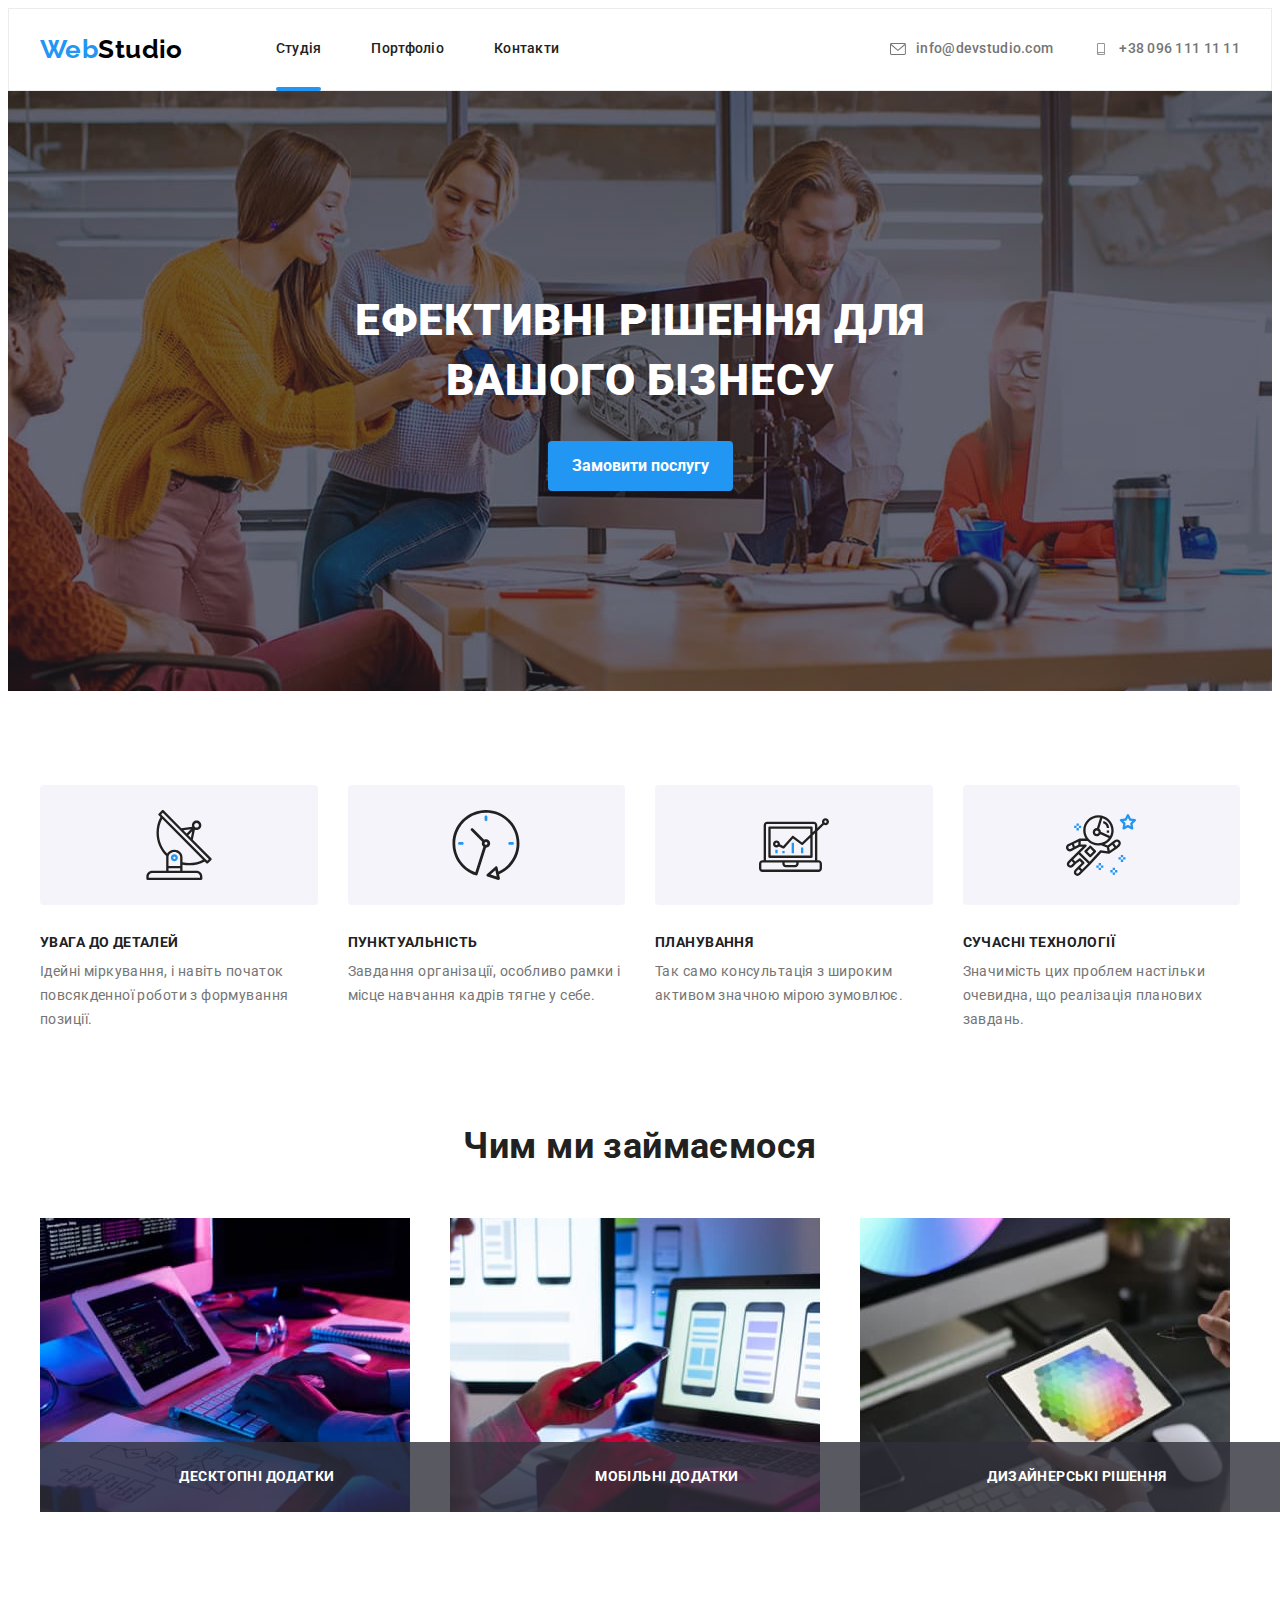
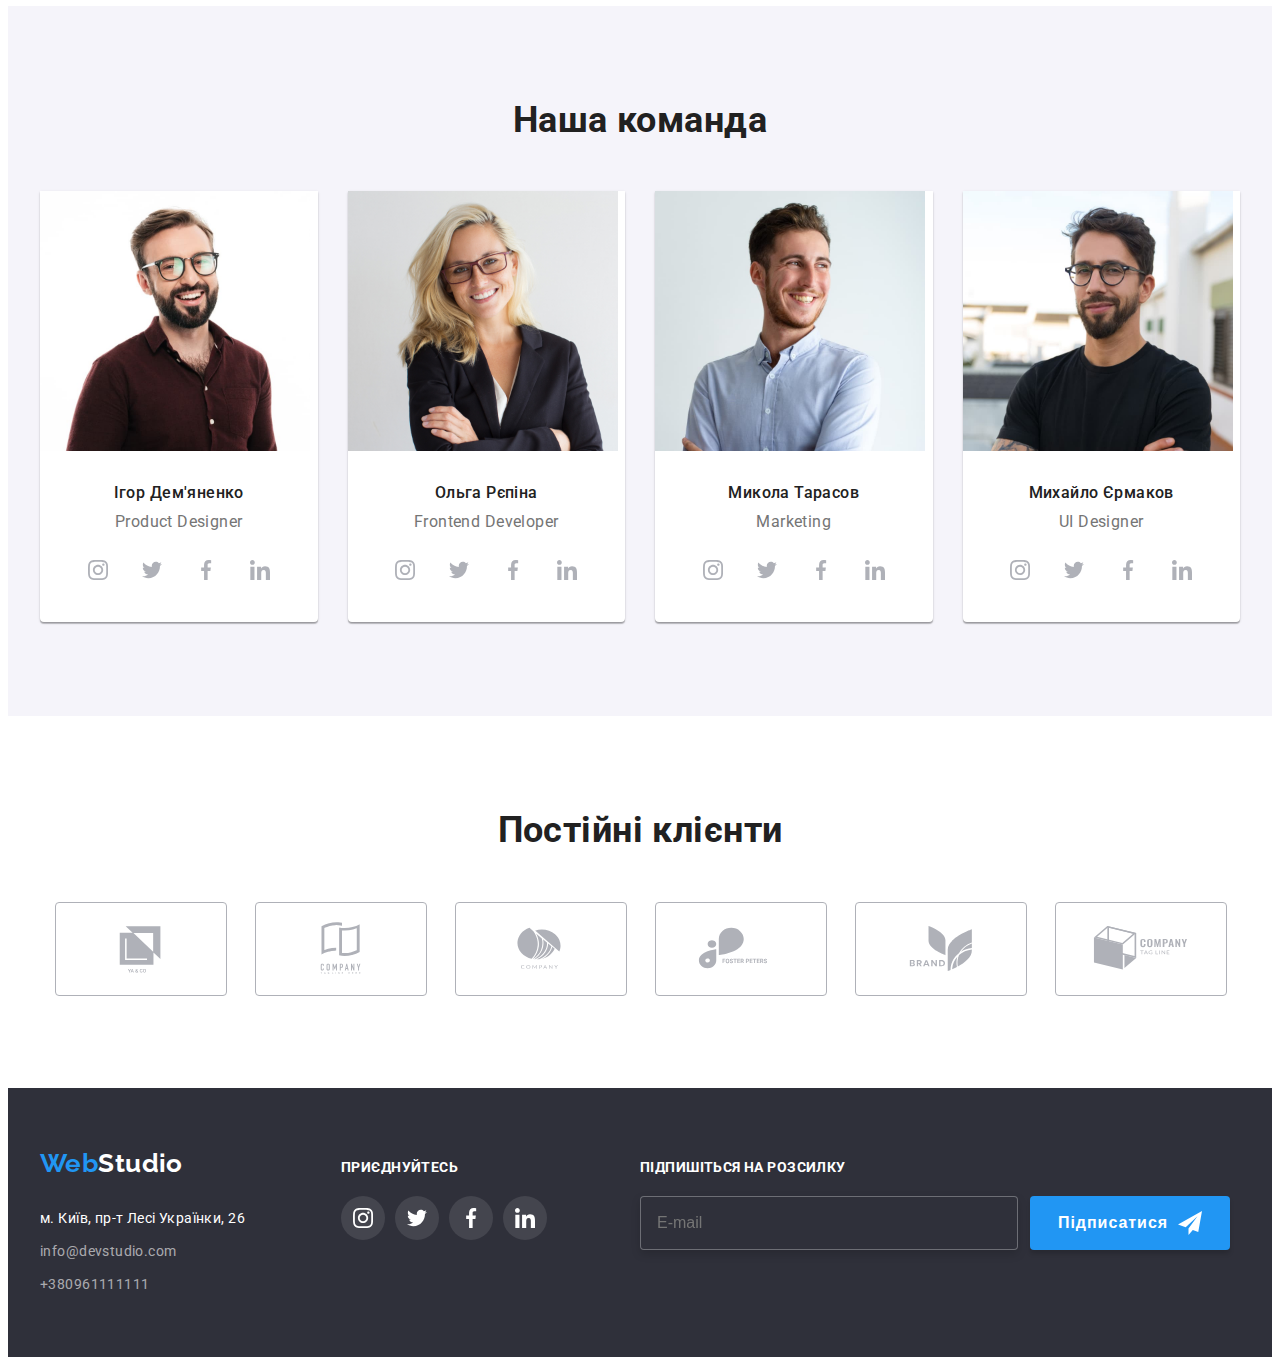
<file: index.html>
<!DOCTYPE html>
<html lang="uk">
<head>
    <meta charset="UTF-8">
    <meta http-equiv="X-UA-Compatible" content="IE=edge">
    <meta name="viewport" content="width=device-width, initial-scale=1.0">
    <title>Document</title>
    <link rel="preconnect" href="https://fonts.googleapis.com">
    <link rel="preconnect" href="https://fonts.gstatic.com" crossorigin>
    <link href="https://fonts.googleapis.com/css2?family=Raleway:wght@700&family=Roboto:wght@400;500;700;900&display=swap" rel="stylesheet">
    <link rel="stylesheet" href="https://cdnjs.cloudflare.com/ajax/libs/modern-normalize/1.1.0/modern-normalize.min.css" integrity="sha512-wpPYUAdjBVSE4KJnH1VR1HeZfpl1ub8YT/NKx4PuQ5NmX2tKuGu6U/JRp5y+Y8XG2tV+wKQpNHVUX03MfMFn9Q==" crossorigin="anonymous" referrerpolicy="no-referrer" />
    <!-- <link rel="stylesheet" href="./css/styles.css"> -->
    <link rel="stylesheet" href="./css/main.min.css">
</head>
<body>
    <header class="header">
<!-- навігація -->        
        <div class="container main-nav">

                        <nav class="nav">
                            <a href="./index.html" lang="en" class="logo"><span class="part">Web</span>Studio</a>
                            <ul class="site__nav">
                                <li class="site-nav__li"><a href="./index.html" class="link link-transf">Студія</a></li>
                                <li class="site-nav__li"><a href="./portfolio.html" class="link">Портфоліо</a></li>
                                <li class="site-nav__li"><a href="./index.html" class="link">Контакти</a></li>
                            </ul>
                        </nav >
                            <ul class="contact">
                                <li class="contact-li">
                                    <a href="info@devstudio.com" class="contact-link">
                                        <svg width="16" height="12" class="contact-svg">
                                            <use href="./images/icon.svg#icon-envelope"></use>
                                        </svg>
                                        info@devstudio.com
                                    </a>
                                </li>
                                <li class="contact-li">
                                    <a href="tel:+380961111111" class="contact-link">
                                        <svg width="16" height="12" class="contact-svg">
                                            <use href="./images/icon.svg#icon-smartphone"></use>
                                        </svg>
                                        +38 096 111 11 11
                                    </a>
                                </li>
                            </ul> 
        </div>
    </header>  
        <main class="main">
<!-- хиро секція -->
            <section class="hero section">
                <div class="container">
                    <h1 class="hero__title">Ефективні рішення для вашого бізнесу</h1>
                    <button type="button" class="hero__button" data-modal-open>Замовити послугу</button>
                </div>
            </section>
<!-- привілегії -->
            <section class="section">
                <div class="container">
                    <h2 class="visually-hidden" >Привілегії</h2>
                    <ul class="privileges">
                        <li class="privileges-li">
                            <div class="privileges-div">
                                    <svg width="70" height="70" class="privileges-svg">
                                        <use href="./images/icon.svg#icon-antenna"></use>
                                    </svg>
                            </div>
                            <h3 class="privileges-title">УВАГА ДО ДЕТАЛЕЙ</h3>
                            <p class="privileges-text">Ідейні міркування, і навіть початок повсякденної роботи з формування позиції.</p>
                        </li>
                        <li class="privileges-li">
                            <div class="privileges-div">
                                    <svg width="70" height="70" class="privileges-svg">
                                        <use href="./images/icon.svg#icon-clock"></use>
                                    </svg>
                            </div>
                            <h3 class="privileges-title">ПУНКТУАЛЬНІСТЬ</h3>
                            <p class="privileges-text">Завдання організації, особливо рамки і місце навчання кадрів тягне у себе.</p>
                        </li>
                        <li class="privileges-li">
                            <div class="privileges-div">
                                    <svg width="70" height="70" class="privileges-svg">
                                        <use href="./images/icon.svg#icon-diagram"></use>
                                    </svg>
                            </div>
                            <h3 class="privileges-title">ПЛАНУВАННЯ</h3>
                            <p class="privileges-text">Так само консультація з широким активом значною мірою зумовлює.</p>
                        </li>
                        <li class="privileges-li">
                            <div class="privileges-div">
                                    <svg width="70" height="70" class="privileges-svg">
                                        <use href="./images/icon.svg#icon-astronaut"></use>
                                    </svg>
                            </div>
                            <h3 class="privileges-title">СУЧАСНІ ТЕХНОЛОГІЇ</h3>
                            <p class="privileges-text">Значимість цих проблем настільки очевидна, що реалізація планових завдань.</p>
                        </li>
                    </ul>
                </div>
            </section>
<!-- робота фото -->
                <section class="section about">
                    <div class="container">
                        <h2 class="section-title">Чим ми займаємося</h2>
                        <ul class="work">
                            <li class="work__li">
                                <img src="./images/img.jpg" alt="комп'ютер" width="370">
                                <p class="work-p">Десктопні додатки</p>
                            </li>
                            <li class="work__li">
                                <img src="./images/img_2.jpg" alt="техніка" width="370">
                                <p class="work-p">Мобільні додатки</p>
                            </li>
                            <li class="work__li">
                                <img src="./images/img_3.jpg" alt="смартфон" width="370">
                                <p class="work-p">Дизайнерські рішення</p>
                            </li>
                        </ul>
                    </div>
                </section>
<!-- команда -->
                <section class="section team-bc">
                    <div class="container ">
                    <h2 class="section-title">Наша команда</h2>
                    <ul class="team">
                        <li class="team-li">
                            <img src="./images/img_1.jpg" alt="Ігор Дем'яненко" width="270">
                            <h3 class="team-title">Ігор Дем'яненко</h3>
                            <p lang="en" class="team-position">Product Designer</p>
                            <ul class="team-soc-list">
                                <li class="team-soc-li">
                                    <a href="" class="team-soc-link">
                                        <svg width="20" height="20" class="team-soc-svg">
                                            <use href="./images/icon.svg#icon-instagram">
                                                
                                            </use>
                                        </svg>
                                    </a>
                                </li>
                                <li class="team-soc-li">
                                    <a href="" class="team-soc-link">
                                        <svg width="20" height="20" class="team-soc-svg">
                                            <use href="./images/icon.svg#icon-twitter">
                                                
                                            </use>
                                        </svg>
                                    </a>
                                </li>
                                <li class="team-soc-li">
                                    <a href="" class="team-soc-link">
                                        <svg width="20" height="20" class="team-soc-svg">
                                            <use href="./images/icon.svg#icon-facebook">
                                                
                                            </use>
                                        </svg>
                                    </a>
                                </li>
                                <li class="team-soc-li">
                                    <a href="" class="team-soc-link">
                                        <svg width="20" height="20" class="team-soc-svg">
                                            <use href="./images/icon.svg#icon-linkedin">
                                                
                                            </use>
                                        </svg>
                                    </a>
                                </li>
                            </ul>
                        </li>
                        <li class="team-li">
                            <img src="./images/img_4.jpg" alt="Ольга Рєпіна" width="270">
                            <h3 class="team-title">Ольга Рєпіна</h3>
                            <p lang="en" class="team-position">Frontend Developer</p>
                            <ul class="team-soc-list">
                                <li class="team-soc-li">
                                    <a href="" class="team-soc-link">
                                        <svg width="20" height="20" class="team-soc-svg">
                                            <use href="./images/icon.svg#icon-instagram">
                                                
                                            </use>
                                        </svg>
                                    </a>
                                </li>
                                <li class="team-soc-li">
                                    <a href="" class="team-soc-link">
                                        <svg width="20" height="20" class="team-soc-svg">
                                            <use href="./images/icon.svg#icon-twitter">
                                                
                                            </use>
                                        </svg>
                                    </a>
                                </li>
                                <li class="team-soc-li">
                                    <a href="" class="team-soc-link">
                                        <svg width="20" height="20" class="team-soc-svg">
                                            <use href="./images/icon.svg#icon-facebook">
                                                
                                            </use>
                                        </svg>
                                    </a>
                                </li>
                                <li class="team-soc-li">
                                    <a href="" class="team-soc-link">
                                        <svg width="20" height="20" class="team-soc-svg">
                                            <use href="./images/icon.svg#icon-linkedin">
                                                
                                            </use>
                                        </svg>
                                    </a>
                                </li>
                            </ul>
                        </li>
                        <li class="team-li">
                            <img src="./images/img_5_1.jpg" alt="Микола Тарасов" width="270">
                            <h3 class="team-title">Микола Тарасов</h3>
                            <p lang="en" class="team-position">Marketing</p>
                            <ul class="team-soc-list">
                                <li class="team-soc-li">
                                    <a href="" class="team-soc-link">
                                        <svg width="20" height="20" class="team-soc-svg">
                                            <use href="./images/icon.svg#icon-instagram">
                                                
                                            </use>
                                        </svg>
                                    </a>
                                </li>
                                <li class="team-soc-li">
                                    <a href="" class="team-soc-link">
                                        <svg width="20" height="20" class="team-soc-svg">
                                            <use href="./images/icon.svg#icon-twitter">
                                                
                                            </use>
                                        </svg>
                                    </a>
                                </li>
                                <li class="team-soc-li">
                                    <a href="" class="team-soc-link">
                                        <svg width="20" height="20" class="team-soc-svg">
                                            <use href="./images/icon.svg#icon-facebook">
                                                
                                            </use>
                                        </svg>
                                    </a>
                                </li>
                                <li class="team-soc-li">
                                    <a href="" class="team-soc-link">
                                        <svg width="20" height="20" class="team-soc-svg">
                                            <use href="./images/icon.svg#icon-linkedin">
                                                
                                            </use>
                                        </svg>
                                    </a>
                                </li>
                            </ul>
                        </li>
                        <li class="team-li">
                            <img src="./images/img_6_1.jpg" alt="Михайло Єрмаков" width="270">
                            <h3 class="team-title">Михайло Єрмаков</h3>
                            <p lang="en" class="team-position">UI Designer</p>
                            <ul class="team-soc-list">
                                <li class="team-soc-li">
                                    <a href="" class="team-soc-link">
                                        <svg width="20" height="20" class="team-soc-svg">
                                            <use href="./images/icon.svg#icon-instagram">
                                                
                                            </use>
                                        </svg>
                                    </a>
                                </li>
                                <li class="team-soc-li">
                                    <a href="" class="team-soc-link">
                                        <svg width="20" height="20" class="team-soc-svg">
                                            <use href="./images/icon.svg#icon-twitter">
                                                
                                            </use>
                                        </svg>
                                    </a>
                                </li>
                                <li class="team-soc-li">
                                    <a href="" class="team-soc-link">
                                        <svg width="20" height="20" class="team-soc-svg">
                                            <use href="./images/icon.svg#icon-facebook">
                                                
                                            </use>
                                        </svg>
                                    </a>
                                </li>
                                <li class="team-soc-li">
                                    <a href="" class="team-soc-link">
                                        <svg width="20" height="20" class="team-soc-svg">
                                            <use href="./images/icon.svg#icon-linkedin">
                                                
                                            </use>
                                        </svg>
                                    </a>
                                </li>
                            </ul>
                        </li>
                    </ul>
                </div>
                </section>
<!-- partners -->
            <section class="section">
                <div class="container">
                    <h2 class="section-title">Постійні клієнти</h2>
                    <ul class="partners-list">
                        <li class="partners-li">
                            <a href="" class="partners-link">
                                <svg width="106" height="60" class="partners-svg">
                                    <use href="./images/icon.svg#icon-Logo-1"></use>
                                </svg>
                            </a>
                        </li>
                        <li class="partners-li">
                            <a href="" class="partners-link">
                                <svg width="106" height="60" class="partners-svg">
                                    <use href="./images/icon.svg#icon-Logo-2"></use>
                                </svg>
                            </a>
                        </li>
                        <li class="partners-li">
                            <a href="" class="partners-link">
                                <svg width="106" height="60" class="partners-svg">
                                    <use href="./images/icon.svg#icon-Logo-3"></use>
                                </svg>
                            </a>
                        </li>
                        <li class="partners-li">
                            <a href="" class="partners-link">
                                <svg width="106" height="60" class="partners-svg">
                                    <use href="./images/icon.svg#icon-Logo-4"></use>
                                </svg>
                            </a> 
                        </li>
                        <li class="partners-li">
                            <a href="" class="partners-link">
                                <svg width="106" height="60" class="partners-svg">
                                    <use href="./images/icon.svg#icon-Logo-5"></use>
                                </svg>
                            </a>
                        </li>
                        <li class="partners-li">
                            <a href="" class="partners-link">
                                <svg width="106" height="60" class="partners-svg">
                                    <use href="./images/icon.svg#icon-Logo-6"></use>
                                </svg>
                            </a>
                        </li>
                    </ul>
                </div>
            </section>
        </main>
<!-- footer -->
        <footer class="footer">
            <div class="container footer-position">
                <div class="footer-nav">
    <!-- посилання -->
                    <a href="./index.html" class="foot-logo"><span class="part">Web</span>Studio</a>
    <!-- адреса -->
                    <address>
                        <ul  class="address">
                            <li class="address-li"><a href="https://goo.gl/maps/ZpNZ3dUUSxMnCbZh6" class="address-link">м. Київ, пр-т Лесі Українки, 26</a></li>
                            <li class="address-li"><a href="info@devstudio.com" class="address-contact">info@devstudio.com</a></li>
                            <li class="address-li"><a href="tel:+380961111111" class="address-contact">+380961111111</a></li>
                        </ul>
                    </address>
                </div>
                <div class="footer-soc">
                    <p class="footer-p">приєднуйтесь</p>
                    <ul class="footer-soc-list">
                        <li class="footer-soc-li">
                            <a href="" class="footer-soc-link">
                                <svg width="20" height="20" class="footer-soc-svg">
                                    <use href="./images/icon.svg#icon-instagram"></use>
                                </svg>
                            </a>
                        </li>
                        <li class="footer-soc-li">
                            <a href="" class="footer-soc-link">
                                <svg width="20" height="20" class="footer-soc-svg">
                                    <use href="./images/icon.svg#icon-twitter"></use>
                                </svg>
                            </a>
                        </li>
                        <li class="footer-soc-li">
                            <a href="" class="footer-soc-link">
                                <svg width="20" height="20" class="footer-soc-svg">
                                    <use href="./images/icon.svg#icon-facebook"></use>
                                </svg>
                            </a>
                        </li>
                        <li class="footer-soc-li">
                            <a href="" class="footer-soc-link">
                                <svg width="20" height="20" class="footer-soc-svg">
                                    <use href="./images/icon.svg#icon-linkedin"></use>
                                </svg>
                            </a>
                        </li>
                    </ul>
                </div>
                <div class="footer-email">
                    <form action="">
                        <label for="email" class="footer-label">Підпишіться на розсилку</label>
                            <div class="footer-input-wrapper">
                                <input type="email" class="footer-input" name="email" title="some@gmail.com" 
                                placeholder="E-mail" required>
                                <button type="submit" class="footer-submit-button" >
                                    Підписатися
                                <svg width="24" height="24" class="footer-button-svg">
                                    <use href="./images/icon.svg#icon-icon-send"></use>
                                </svg>
                                </button>
                            </div>
                    </form>
                </div>
            </div>
        </footer>
<!-- backdrop -->
        <div class="backdrop is-hidden" data-modal>
            <div class="modal">
                <button class="modal-button" data-modal-close>
                    <svg width="18" height="18" class="modal-svg">
                        <use href="./images/icon.svg#icon-close"></use>
                    </svg>
                </button>
            <div class="modal-margin">
                <p class="modal-heading">
                Залиште свої дані, ми вам передзвонимо
                </p>
                <form action="">

                    
                        <div class=" modul-input-group">
                            <label for="name"class="modal-name">Ім'я</label>
                            <div class="modal-input-wrapper">
                                <input type="text" class="modal-input" name="name" id="name" title="name surname" required>
                                <svg width="18" height="18" class="modal-input-svg">
                                    <use href="./images/icon.svg#icon-person-m"></use>
                                </svg>
                            </div>
                        </div>
                        <div class="modul-input-group">
                            <label for="tel" class="modal-name">Телефон</label>
                            <div class="modal-input-wrapper">
                                <input type="tel" class="modal-input" name="tel" title="+380 (99) 999-99-99"pattern="[\+]\d{3}\s[\(]\d{2}[\)]\s\d{3}[\-]\d{2}[\-]\d{2}"
                                required>
                                <svg width="18" height="18" class="modal-input-svg">
                                    <use href="./images/icon.svg#icon-phone-m"></use>
                                </svg>
                            </div>
                        </div>
                        <div class="modul-input-group">
                            <label for="email" class="modal-name">Пошта</label>
                            <div class="modal-input-wrapper">
                                <input type="email" class="modal-input" name="email" title="some@gmail.com" required>
                                <svg width="18" height="18" class="modal-input-svg">
                                    <use href="./images/icon.svg#icon-email-m"></use>
                                </svg>
                            </div>
                        </div>
                        <div class="modul-textarea-group">
                            <label for="comment" class="modal-name">Коментар</label>
                            <textarea name="comment" id="comment" class="modal-text"
                            placeholder="Введіть текст"></textarea>
                        </div>
                    
                    <div class="modul-politic-group">
                        <input type="checkbox" name="politic" id="politic" class="modal-politic-cgeck visually-hidden">
                        <label for="politic" class="modal-politic-lable">Погоджуюся з розсилкою та приймаю&nbsp<span ><a href="./index.html" class="lable-part"> Умови договору</a></span></label>
                    </div>
                    <button type="submit" class="modal-submit-button" >Відправити</button>
                </div>                  
                </form>
        </div>
        </div>
<!-- js   -->   <script src="./js/modal.js"></script>
</body>
</html>
</file>
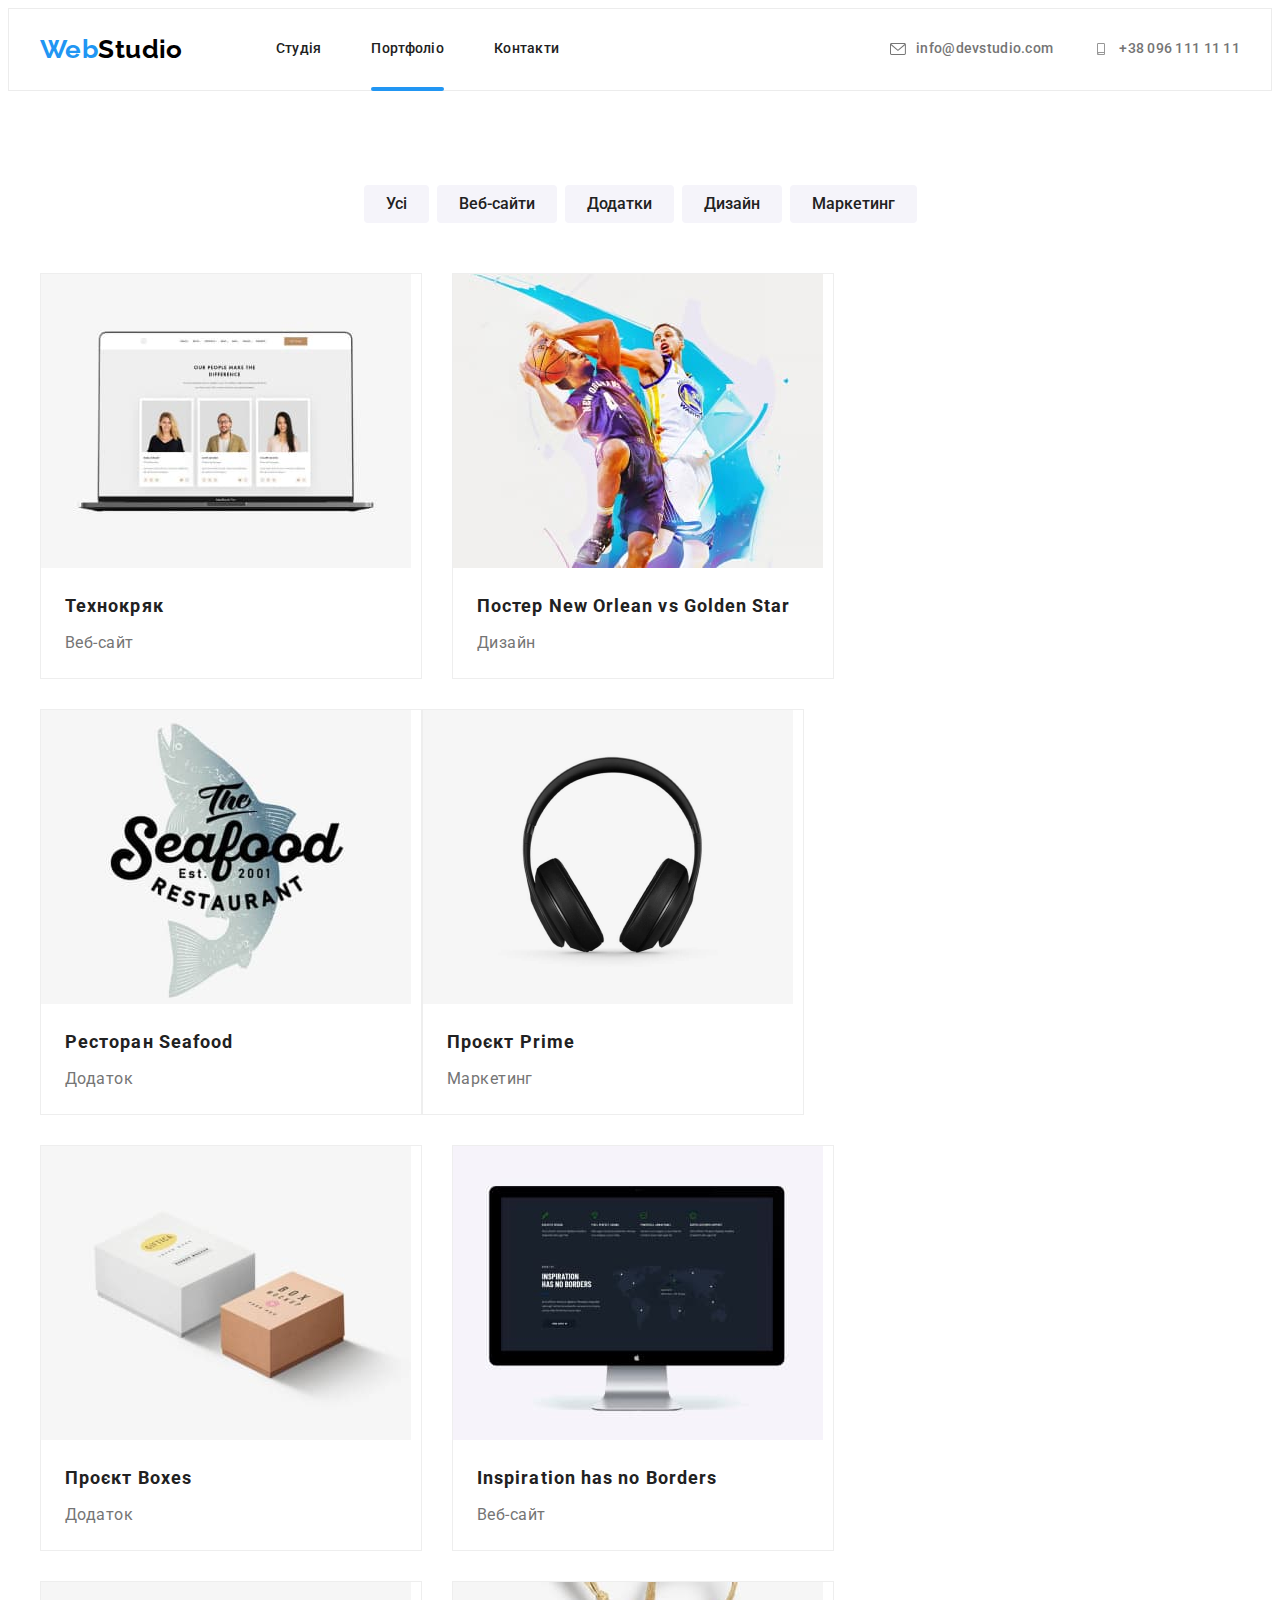
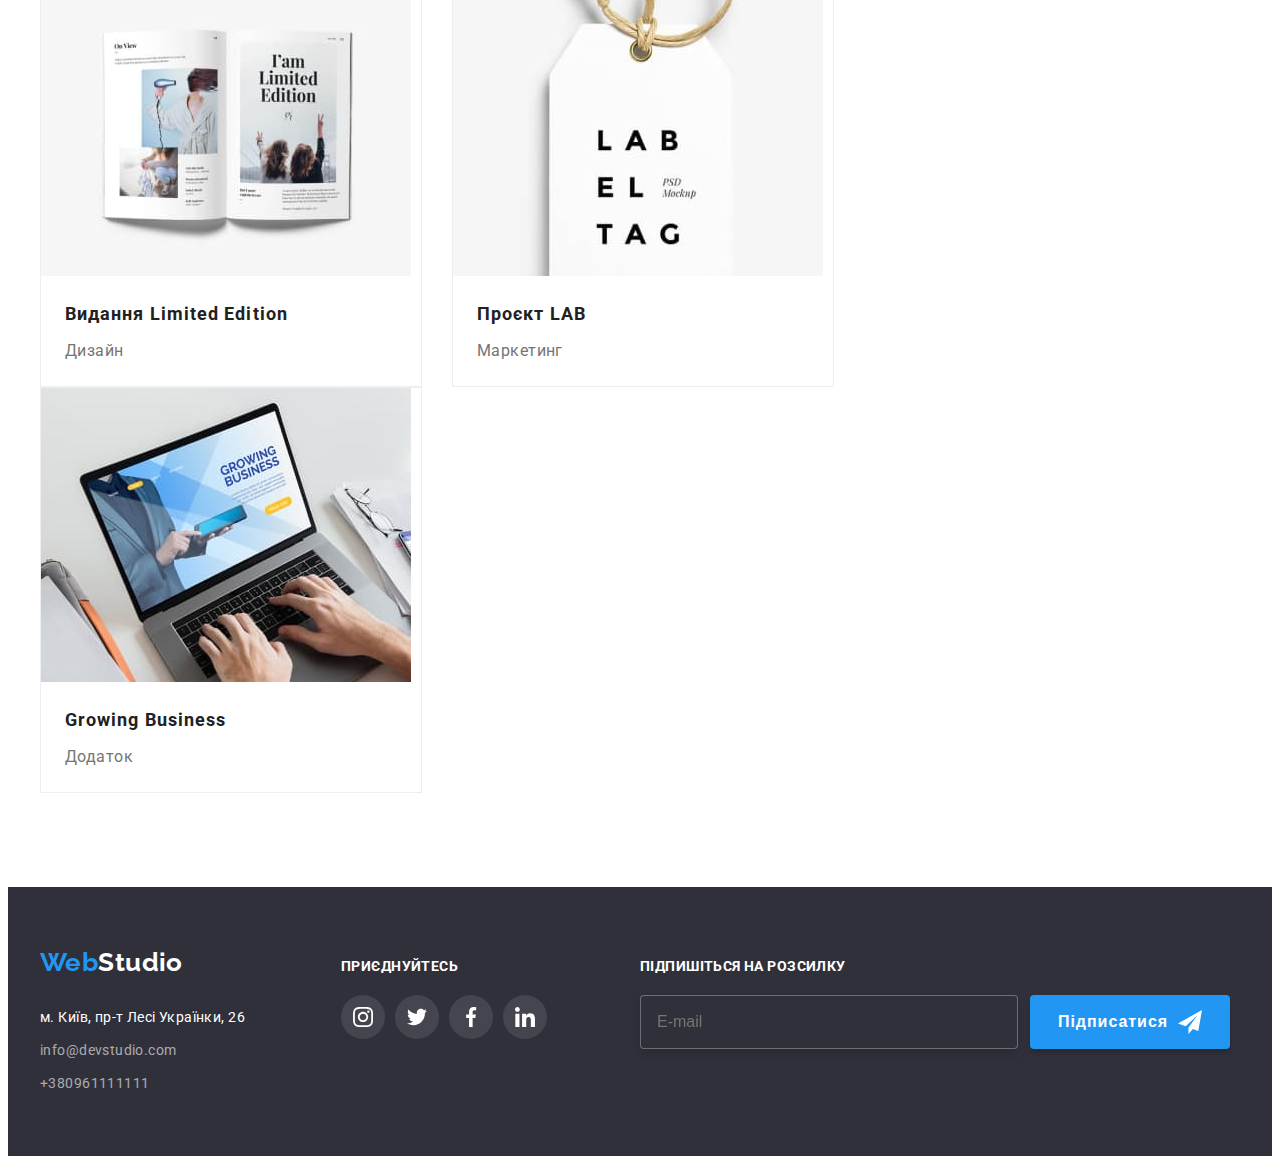
<file: portfolio.html>
<!DOCTYPE html>
<html lang="uk">
<head>
    <meta charset="UTF-8">
    <meta http-equiv="X-UA-Compatible" content="IE=edge">
    <meta name="viewport" content="width=device-width, initial-scale=1.0">
    <title>Document</title>
    <link rel="preconnect" href="https://fonts.googleapis.com">
    <link rel="preconnect" href="https://fonts.gstatic.com" crossorigin>
    <link href="https://fonts.googleapis.com/css2?family=Raleway:wght@700&family=Roboto:wght@400;500;700;900&display=swap" rel="stylesheet">
    <link rel="stylesheet" href="https://cdnjs.cloudflare.com/ajax/libs/modern-normalize/1.1.0/modern-normalize.min.css" integrity="sha512-wpPYUAdjBVSE4KJnH1VR1HeZfpl1ub8YT/NKx4PuQ5NmX2tKuGu6U/JRp5y+Y8XG2tV+wKQpNHVUX03MfMFn9Q==" crossorigin="anonymous" referrerpolicy="no-referrer" />
    <!-- <link rel="stylesheet" href="./css/styles.css"> -->
    <link rel="stylesheet" href="./css/main.min.css">
</head>
<body>

    
    <header class="header">
        <!-- навігація -->        
                <div class="container main-nav">
        
                                <nav class="nav">
                                    <a href="./index.html" lang="en" class="logo"><span class="part">Web</span>Studio</a>
                                    <ul class="site__nav">
                                        <li class="site-nav__li"><a href="./index.html" class="link ">Студія</a></li>
                                        <li class="site-nav__li"><a href="./portfolio.html" class="link link-transf">Портфоліо</a></li>
                                        <li class="site-nav__li"><a href="./index.html" class="link">Контакти</a></li>
                                    </ul>
                                </nav >
                                    <ul class="contact">
                                        <li class="contact-li">
                                            <a href="info@devstudio.com" class="contact-link">
                                                <svg width="16" height="12" class="contact-svg">
                                                    <use href="./images/icon.svg#icon-envelope"></use>
                                                </svg>
                                                info@devstudio.com
                                            </a>
                                        </li>
                                        <li class="contact-li">
                                            <a href="tel:+380961111111" class="contact-link">
                                                <svg width="16" height="12" class="contact-svg">
                                                    <use href="./images/icon.svg#icon-smartphone"></use>
                                                </svg>
                                                +38 096 111 11 11
                                            </a>
                                        </li>
                                    </ul> 
                </div>
            </header>  

    <main>
    <section class="section">
<!-- buttoms -->
        <div class="container">
        <h1 class="visually-hidden" lang="en">Portfolio</h1>
        <ul class="button-ul">
            <li class="buttom-li"><button type="button" class="button">Усі</button></li>
            <li class="buttom-li"><button type="button" class="button">Веб-сайти</button></li>
            <li class="buttom-li"><button type="button" class="button">Додатки</button></li>
            <li class="buttom-li"><button type="button" class="button">Дизайн</button></li>
            <li class="buttom-li"><button type="button" class="button">Маркетинг</button></li>
        </ul>
<!-- секції -->
    
        <ul class="offers">
            <li class="offers-li">
                <div class="offers-cover-div">
                    <img src="./images/img_p_1.jpg" alt="Технокряк" width="370px" height="294px" class="offers-img">
                    <p class="offers-cover-text">
                        Ресурс пропонує комплексні пропозиції з різним рівнем функціоналу та сервісів. Все це дозволить відвідувачу отримати вичерпні відомості про компанію чи приватну особу.
                </div>
                <div class="offers-div">
                    <h2 class="offers-title">Технокряк</h2>
                    <p class="offers-tipe">Веб-сайт</p>
                </div>
            </li>
            <li class="offers-li">
                <div class="offers-cover-div">
                    <img src="./images/img_p_2.jpg" alt="Постер New Orlean vs Golden Star" width="370px" height="294px" class="offers-img">
                    <p class="offers-cover-text">
                        Ресурс пропонує комплексні пропозиції з різним рівнем функціоналу та сервісів. Все це дозволить відвідувачу отримати вичерпні відомості про компанію чи приватну особу.
                </div>
                <div class="offers-div">
                    <h2 class="offers-title">Постер New Orlean vs Golden Star</h2>
                    <p class="offers-tipe">Дизайн</p>
                </div>
            </li>
            <li class="offers-li">
                <div class="offers-cover-div">
                    <img src="./images/img_p_3.jpg" alt="Ресторан Seafood" width="370px" height="294px" class="offers-img">
                    <p class="offers-cover-text">
                        Ресурс пропонує комплексні пропозиції з різним рівнем функціоналу та сервісів. Все це дозволить відвідувачу отримати вичерпні відомості про компанію чи приватну особу.
                </div>
                <div class="offers-div">
                    <h2 class="offers-title">Ресторан Seafood</h2>
                    <p class="offers-tipe">Додаток</p>
                </div>
            </li>
            <li class="offers-li">
                <div class="offers-cover-div">
                    <img src="./images/img_p_4.png" alt="Проєкт Prime" width="370px" height="294px" class="offers-img">
                    <p class="offers-cover-text">
                        Ресурс пропонує комплексні пропозиції з різним рівнем функціоналу та сервісів. Все це дозволить відвідувачу отримати вичерпні відомості про компанію чи приватну особу.
                </div>
                <div class="offers-div">
                    <h2 class="offers-title">Проєкт Prime</h2>
                    <p class="offers-tipe">Маркетинг</p>
                </div>
            </li>
            <li class="offers-li">
                <div class="offers-cover-div">
                    <img src="./images/img_p_5.jpg" alt="Проєкт Boxes" width="370px" height="294px" class="offers-img">
                    <p class="offers-cover-text">
                        Ресурс пропонує комплексні пропозиції з різним рівнем функціоналу та сервісів. Все це дозволить відвідувачу отримати вичерпні відомості про компанію чи приватну особу.
                </div>
                <div class="offers-div">
                    <h2 class="offers-title">Проєкт Boxes</h2>
                    <p class="offers-tipe">Додаток</p>
                </div>
            </li>
            <li class="offers-li">
                <div class="offers-cover-div">
                    <img src="./images/img_p_6.jpg" alt="Inspiration has no Borders" width="370px" height="294px" class="offers-img">
                    <p class="offers-cover-text">
                        Ресурс пропонує комплексні пропозиції з різним рівнем функціоналу та сервісів. Все це дозволить відвідувачу отримати вичерпні відомості про компанію чи приватну особу.
                </div>
                <div class="offers-div">
                    <h2 class="offers-title">Inspiration has no Borders</h2>
                    <p class="offers-tipe">Веб-сайт</p>
                </div>
            </li>
            <li class="offers-li">
                <div class="offers-cover-div">
                    <img src="./images/img_p_7.jpg" alt="Видання Limited Edition" width="370px" height="294px" class="offers-img">
                    <p class="offers-cover-text">
                        Ресурс пропонує комплексні пропозиції з різним рівнем функціоналу та сервісів. Все це дозволить відвідувачу отримати вичерпні відомості про компанію чи приватну особу.
                </div>
                <div class="offers-div"> 
                    <h2 class="offers-title">Видання Limited Edition</h2>
                    <p class="offers-tipe">Дизайн</p>
                </div>
            </li>
            <li class="offers-li">
                <div class="offers-cover-div">
                    <img src="./images/img_p_8.jpg" alt="Проєкт LAB" width="370px" height="294px" class="offers-img">
                    <p class="offers-cover-text">
                        Ресурс пропонує комплексні пропозиції з різним рівнем функціоналу та сервісів. Все це дозволить відвідувачу отримати вичерпні відомості про компанію чи приватну особу.
                </div>
                <div class="offers-div">
                    <h2 class="offers-title">Проєкт LAB</h2>
                    <p class="offers-tipe">Маркетинг</p>
                </div>
            </li>
            <li class="offers-li">
                <div class="offers-cover-div">
                    <img src="./images/img_p_9.jpg" alt="Growing Business" width="370px" height="294px" class="offers-img">
                    <p class="offers-cover-text">
                        Ресурс пропонує комплексні пропозиції з різним рівнем функціоналу та сервісів. Все це дозволить відвідувачу отримати вичерпні відомості про компанію чи приватну особу.
                </div>
                <div class="offers-div">
                    <h2 class="offers-title">Growing Business</h2>
                    <p class="offers-tipe">Додаток</p>
                </div>
            </li class="offers-li">
        </ul>
    </div>
    </section>
    </main>
<!-- footer -->
<footer class="footer">
    <div class="container footer-position">
        <div class="footer-nav">
<!-- посилання -->
            <a href="./index.html" class="foot-logo"><span class="part">Web</span>Studio</a>
<!-- адреса -->
            <address>
                <ul  class="address">
                    <li class="address-li"><a href="https://goo.gl/maps/ZpNZ3dUUSxMnCbZh6" class="address-link">м. Київ, пр-т Лесі Українки, 26</a></li>
                    <li class="address-li"><a href="info@devstudio.com" class="address-contact">info@devstudio.com</a></li>
                    <li class="address-li"><a href="tel:+380961111111" class="address-contact">+380961111111</a></li>
                </ul>
            </address>
        </div>
        <div class="footer-soc">
            <p class="footer-p">приєднуйтесь</p>
            <ul class="footer-soc-list">
                <li class="footer-soc-li">
                    <a href="" class="footer-soc-link">
                        <svg width="20" height="20" class="footer-soc-svg">
                            <use href="./images/icon.svg#icon-instagram"></use>
                        </svg>
                    </a>
                </li>
                <li class="footer-soc-li">
                    <a href="" class="footer-soc-link">
                        <svg width="20" height="20" class="footer-soc-svg">
                            <use href="./images/icon.svg#icon-twitter"></use>
                        </svg>
                    </a>
                </li>
                <li class="footer-soc-li">
                    <a href="" class="footer-soc-link">
                        <svg width="20" height="20" class="footer-soc-svg">
                            <use href="./images/icon.svg#icon-facebook"></use>
                        </svg>
                    </a>
                </li>
                <li class="footer-soc-li">
                    <a href="" class="footer-soc-link">
                        <svg width="20" height="20" class="footer-soc-svg">
                            <use href="./images/icon.svg#icon-linkedin"></use>
                        </svg>
                    </a>
                </li>
            </ul>
        </div>
        <div class="footer-email">
            <form action="">
                <label for="email" class="footer-label">Підпишіться на розсилку</label>
                    <div class="footer-input-wrapper">
                        <input type="email" class="footer-input" name="email" title="some@gmail.com" 
                        placeholder="E-mail" required>
                        <button type="submit" class="footer-submit-button" >
                            Підписатися
                        <svg width="24" height="24" class="footer-button-svg">
                            <use href="./images/icon.svg#icon-icon-send"></use>
                        </svg>
                        </button>
                    </div>
            </form>
        </div>
    </div>
</footer>
</body>
</html>
</file>
<file: css/main.min.css>
p,h1,h2,h3,h4,h5,h6{margin:0px}ul,ol{list-style:none;margin:0px;padding-left:0px}.visually-hidden{position:absolute;width:1px;height:1px;margin:-1px;border:0;padding:0;white-space:nowrap;-webkit-clip-path:inset(100%);clip-path:inset(100%);clip:rect(0 0 0 0);overflow:hidden}:root{--primary-text-color: #757575;--second-text-color: #212121;--accent-color: #2196F3;--white-color: #ffffff;--background-color: #2F303A}.container{width:1200px;padding-left:15px;padding-right:15px;margin:0 auto}.section-title{color:var(--second-text-color);font-size:36px;line-height:1.16;text-align:center;margin-bottom:50px}.section{padding-top:94px;padding-bottom:94px}body{font-family:"Roboto",sans-serif;color:var(--primary-text-color);font-size:14px;letter-spacing:.03em}.header{border:1px solid #ececec}.logo{display:block;padding-top:25px;padding-bottom:25px;margin-right:93px;font-family:"Raleway",sans-serif;color:#000;font-weight:700;font-size:26px;line-height:1.19;text-decoration:none}.part{color:#2196f3}.main-nav{display:flex;align-items:center}.nav{display:inherit}.site__nav{display:flex}.site-nav__li:not(:last-child){margin-right:50px}.site__nav .link{display:block;padding-top:32px;padding-bottom:32px;color:var(--second-text-color);font-weight:500;line-height:1.14;letter-spacing:.02em;text-decoration:none;transition:color 250ms cubic-bezier(0.4, 0, 0.2, 1)}.site__nav .link .link:hover,.site__nav .link .link:focus{color:var(--accent-color)}.link{position:relative}.link-transf::after{content:"";position:absolute;left:0;bottom:-2px;display:block;width:100%;height:4px;border-radius:2px;background-color:var(--accent-color);transform:scaleX(1);transition:transform 250ms cubic-bezier(0.4, 0, 0.2, 1)}.contact{display:flex;margin-left:auto}.contact .contact-link{display:flex;align-items:center;color:var(--primary-text-color);font-weight:500;line-height:1.14;letter-spacing:.02em;text-decoration:none;padding-top:32px;padding-bottom:32px;transition:color 250ms cubic-bezier(0.4, 0, 0.2, 1)}.contact-link{display:flex;justify-content:center;align-items:center}.contact-link:hover,.contact-link:focus{color:var(--accent-color)}.contact-svg{margin-right:10px}.contact-svg{fill:currentColor}.contact-li:not(:last-child){margin-right:40px}.hero{background-image:linear-gradient(rgba(47, 48, 58, 0.4), rgba(47, 48, 58, 0.4)),url(../images/Img_bf_01.jpg);background-repeat:no-repeat;background-size:cover;background-position:center;background-color:#c4c4c4;letter-spacing:.06em;text-align:center;padding-top:200px;padding-bottom:200px;max-width:1600px;margin:0 auto}.hero__title{width:696px;margin-left:auto;margin-right:auto;margin-bottom:30px;color:var(--white-color);font-weight:900;font-size:44px;line-height:1.36;text-transform:uppercase}.hero__button{display:inline-block;font-family:inherit;font-weight:700;font-size:16px;line-height:1.87;align-items:center;text-align:center;color:var(--white-color);background-color:var(--accent-color);cursor:pointer;border-radius:4px;padding:10px 24px;border:none}.privileges{display:flex}.privileges-li{width:calc((100% - 90px)/4)}.privileges-li:not(:last-child){margin-right:30px}.privileges-div{height:120px;background-color:#f5f4fa;margin-bottom:30px;border-radius:4px;display:flex;justify-content:center;align-items:center}.privileges-title{font-size:14px;color:var(--second-text-color);line-height:1.14;text-transform:uppercase}.privileges-text{color:var(--primary-text-color);line-height:1.7;margin-top:10px}.about{padding-top:0}.work{display:flex}.work__li{width:calc((100% - 60px)/3);position:relative;display:flex}.work__li:not(:last-child){margin-right:30px}.work-p{padding:27px;color:var(--white-color);background-color:rgba(47,48,58,.8);font-weight:700;line-height:1.14;text-align:center;text-transform:uppercase;position:absolute;bottom:0px;width:100%}.team{display:flex}.team-bc{background-color:#f5f4fa}.team-li{width:calc((100% - 90px)/4);background:#fff;box-shadow:0px 1px 3px rgba(0,0,0,.12),0px 1px 1px rgba(0,0,0,.14),0px 2px 1px rgba(0,0,0,.2);border-radius:0px 0px 4px 4px;padding-bottom:30px}.team-li:not(:last-child){margin-right:30px}.team-title{color:var(--second-text-color);font-weight:500;font-size:16px;line-height:1.18;text-align:center;margin-top:30px}.team-position{font-size:16px;line-height:1.18;text-align:center;margin-top:10px}.team-soc-list{display:flex;justify-content:center;align-items:center;margin-top:16px}.team-soc-li{width:44px;height:44px}.team-soc-li:not(:last-child){margin-right:10px}.team-soc-link{fill:#afb1b8;width:100%;height:100%;display:flex;border-radius:50%;justify-content:center;align-items:center;transition:fill 250ms cubic-bezier(0.4, 0, 0.2, 1),background-color 250ms cubic-bezier(0.4, 0, 0.2, 1)}.team-soc-link:hover,.team-soc-link:focus{background-color:var(--accent-color);fill:var(--white-color)}.partners-list{display:flex;justify-content:center;align-items:center}.partners-li{width:170px;height:92px}.partners-li:not(:last-child){margin-right:30px}.partners-link{fill:#afb1b8;width:100%;height:100%;display:flex;justify-content:center;align-items:center;border:1px solid #afb1b8;border-radius:4px;transition:fill 250ms cubic-bezier(0.4, 0, 0.2, 1),border-color 250ms cubic-bezier(0.4, 0, 0.2, 1)}.partners-link:hover,.partners-link:focus{border-color:var(--accent-color);fill:var(--accent-color)}.footer{background-color:var(--background-color);padding-top:60px;padding-bottom:60px}.footer-nav{min-width:231px}.foot-logo{display:block;margin-bottom:28px;font-family:"Raleway";font-weight:700;font-size:26px;line-height:1.19;color:var(--white-color);text-decoration:none}.part{color:#2196f3}.address{font-style:normal;text-decoration:none}.address-li:not(:last-child){margin-bottom:9px}.address-link{color:var(--white-color);line-height:1.71;text-decoration:none}.address-contact{line-height:1.71;color:rgba(255,255,255,.6);text-decoration:none;transition:color 250ms cubic-bezier(0.4, 0, 0.2, 1)}.address-contact:hover,.address-contact:focus{color:var(--accent-color)}.footer-position{display:flex;align-items:baseline}.footer-soc{margin-left:70px}.footer-p{font-weight:700;line-height:1.14;text-transform:uppercase;color:var(--white-color)}.footer-soc-list{display:flex;justify-content:center;align-items:center;margin-top:20px}.footer-soc-li{width:44px;height:44px}.footer-soc-li:not(:last-child){margin-right:10px}.footer-soc-link{width:100%;height:100%;display:flex;border-radius:50%;justify-content:center;align-items:center;background:rgba(255,255,255,.1);transition:background-color 250ms cubic-bezier(0.4, 0, 0.2, 1)}.footer-soc-link:hover,.footer-soc-link:focus{background-color:var(--accent-color);color:#fff}.footer-soc-link:hover,.footer-soc-link:focus .footer-soc-svg{fill:currentColor}.footer-soc-svg{fill:var(--white-color)}.footer-email{margin-left:93px}.footer-label{font-weight:700;line-height:1.14;text-transform:uppercase;color:var(--white-color)}.footer-input-wrapper{display:flex;margin-top:20px}.footer-input{width:358px;height:50px;font-weight:400;font-size:16px;line-height:1.25;display:flex;align-items:center;color:rgba(255,255,255,.6);border:1px solid rgba(255,255,255,.3);filter:drop-shadow(0px 4px 4px rgba(0, 0, 0, 0.15));border-radius:4px;background-color:#2f303a;margin-right:12px;padding-left:16px}.footer-submit-button{background:var(--accent-color);box-shadow:0px 4px 4px rgba(0,0,0,.15);border-radius:4px;border:none;font-weight:700;font-size:16px;line-height:1.87;display:flex;align-items:center;text-align:center;letter-spacing:.06em;color:var(--white-color);padding:10px 28px;cursor:pointer}.footer-button-svg{margin-left:10px}.button-ul{display:flex;justify-content:center;margin-bottom:50px}.button{display:inline-block;font-family:inherit;color:var(--second-text-color);background-color:#f5f4fa;font-weight:500;font-size:16px;line-height:1.62;text-align:center;cursor:pointer;border-radius:4px;padding:6px 22px;border:none;transition:box-shadow 250ms cubic-bezier(0.4, 0, 0.2, 1),color 250ms cubic-bezier(0.4, 0, 0.2, 1),background-color 250ms cubic-bezier(0.4, 0, 0.2, 1)}.button:hover,.button:focus{color:var(--white-color);background-color:var(--accent-color);box-shadow:0px 3px 1px rgba(0,0,0,.1),0px 1px 2px rgba(0,0,0,.08),0px 2px 2px rgba(0,0,0,.12)}.buttom-li:not(:last-child){margin-right:8px}.offers{display:flex;flex-wrap:wrap}.offers-li{width:calc((100% - 60px)/3);margin-bottom:30px;border:1px solid #eee;transition:box-shadow 250ms cubic-bezier(0.4, 0, 0.2, 1)}.offers-li:not(:nth-child(3n)){margin-right:30px}.offers-li:nth-last-child(-n+3){margin-bottom:0px}.offers-li:hover,.offers-li:focus{box-shadow:0px 1px 1px rgba(0,0,0,.12),0px 4px 4px rgba(0,0,0,.06),1px 4px 6px rgba(0,0,0,.16)}.offers-li:hover .offers-cover-text{transform:translateY(0)}.offers-cover-div{position:relative;overflow:hidden}.offers-div{padding:20px 24px}.offers-img{display:block;max-width:100%;height:auto;overflow:hidden}.offers-cover-text{position:absolute;font-size:18px;line-height:1.5;color:var(--white-color);background:rgba(33,150,243,.9);padding:63px 24px;top:0;height:100%;transform:translateY(100%);transition:transform 250ms linear;overflow:auto}.offers-cover-text::-webkit-scrollbar{width:1px}.offers-cover-text::-webkit-scrollbar-track{box-shadow:inset 0 0 6px rgba(0,0,0,0)}.offers-cover-text::-webkit-scrollbar-thumb{background-color:rgba(0,0,0,0)}.offers-title{color:var(--second-text-color);font-size:18px;line-height:2;letter-spacing:.06em;margin-bottom:4px}.offers-tipe{font-size:16px;line-height:1.88}.backdrop{position:fixed;top:0;left:0;width:100%;height:100%;background:rgba(0,0,0,.2);transition:opacity 250ms linear,visibility 250ms linear}.backdrop.is-hidden{visibility:hidden;opacity:0;pointer-events:none}.modal{position:absolute;padding:40px;min-width:528px;background-color:#fff;left:50%;top:50%;transform:translate(-50%, -50%)}.modal-button{position:absolute;top:8px;right:8px;display:flex;background-color:#fff;width:30px;height:30px;align-items:center;cursor:pointer;border:1px solid rgba(0,0,0,.1);border-radius:50%;fill:#000;transition:fill 250ms cubic-bezier(0.4, 0, 0.2, 1)}.modal-button:hover,.modal-button:focus{fill:var(--accent-color);outline:none}.modal-heading{font-weight:700;font-size:20px;line-height:1.15;text-align:center;color:var(--second-text-color);margin-bottom:12px}.modul-input-group{margin-bottom:10px}.modal-name{display:block;font-size:12px;line-height:1.16;letter-spacing:.01em;color:var(--primary-text-color);margin-bottom:4px}.modal-input-wrapper{position:relative}.modal-input{width:100%;height:40px;border:1px solid rgba(33,33,33,.2);border-radius:4px;padding-left:42px;transition:border-color 250ms cubic-bezier(0.4, 0, 0.2, 1)}.modal-input:focus{border-color:var(--accent-color);outline:none}.modal-input:focus+svg{fill:var(--accent-color)}.modul-textarea-group{margin-bottom:20px}.modal-input-svg{position:absolute;top:50%;left:12px;transform:translateY(-50%);transition:fill 350ms cubic-bezier(0.4, 0, 0.2, 1)}.modal-text{display:block;width:100%;height:120px;border:1px solid rgba(33,33,33,.2);border-radius:4px;padding:12px 16px;resize:none;transition:border-color 250ms cubic-bezier(0.4, 0, 0.2, 1)}.modal-text::-moz-placeholder{font-weight:400;font-size:12px;line-height:1.16;letter-spacing:.01em;color:rgba(117,117,117,.5)}.modal-text:-ms-input-placeholder{font-weight:400;font-size:12px;line-height:1.16;letter-spacing:.01em;color:rgba(117,117,117,.5)}.modal-text::placeholder{font-weight:400;font-size:12px;line-height:1.16;letter-spacing:.01em;color:rgba(117,117,117,.5)}.modal-text:focus{border-color:var(--accent-color);outline:none}.modul-politic-group{display:flex;justify-content:center;margin-bottom:30px}.modal-politic-lable{display:flex;align-items:center;line-height:1.7;color:var(--primary-text-color)}.modal-politic-lable::before{content:"";width:16px;height:16px;border:2px solid #212121;border-radius:2px;margin-right:8px}.modal-politic-cgeck:checked+label::before{border:none;background-repeat:no-repeat;background-image:url(../images/Vector\ \(1\).svg);background-color:var(--accent-color);background-position:center}.lable-part{color:var(--accent-color);text-decoration:underline}.modal-submit-button{margin-left:auto;margin-right:auto;font-weight:700;font-size:16px;line-height:1.88;display:flex;align-items:center;text-align:center;letter-spacing:.06em;color:#fff;background-color:var(--accent-color);box-shadow:0px 1px 3px rgba(0,0,0,.12),0px 1px 1px rgba(0,0,0,.14),0px 2px 1px rgba(0,0,0,.2);border-radius:4px;border:none;padding:10px 52px;cursor:pointer}/*# sourceMappingURL=main.min.css.map */
</file>
